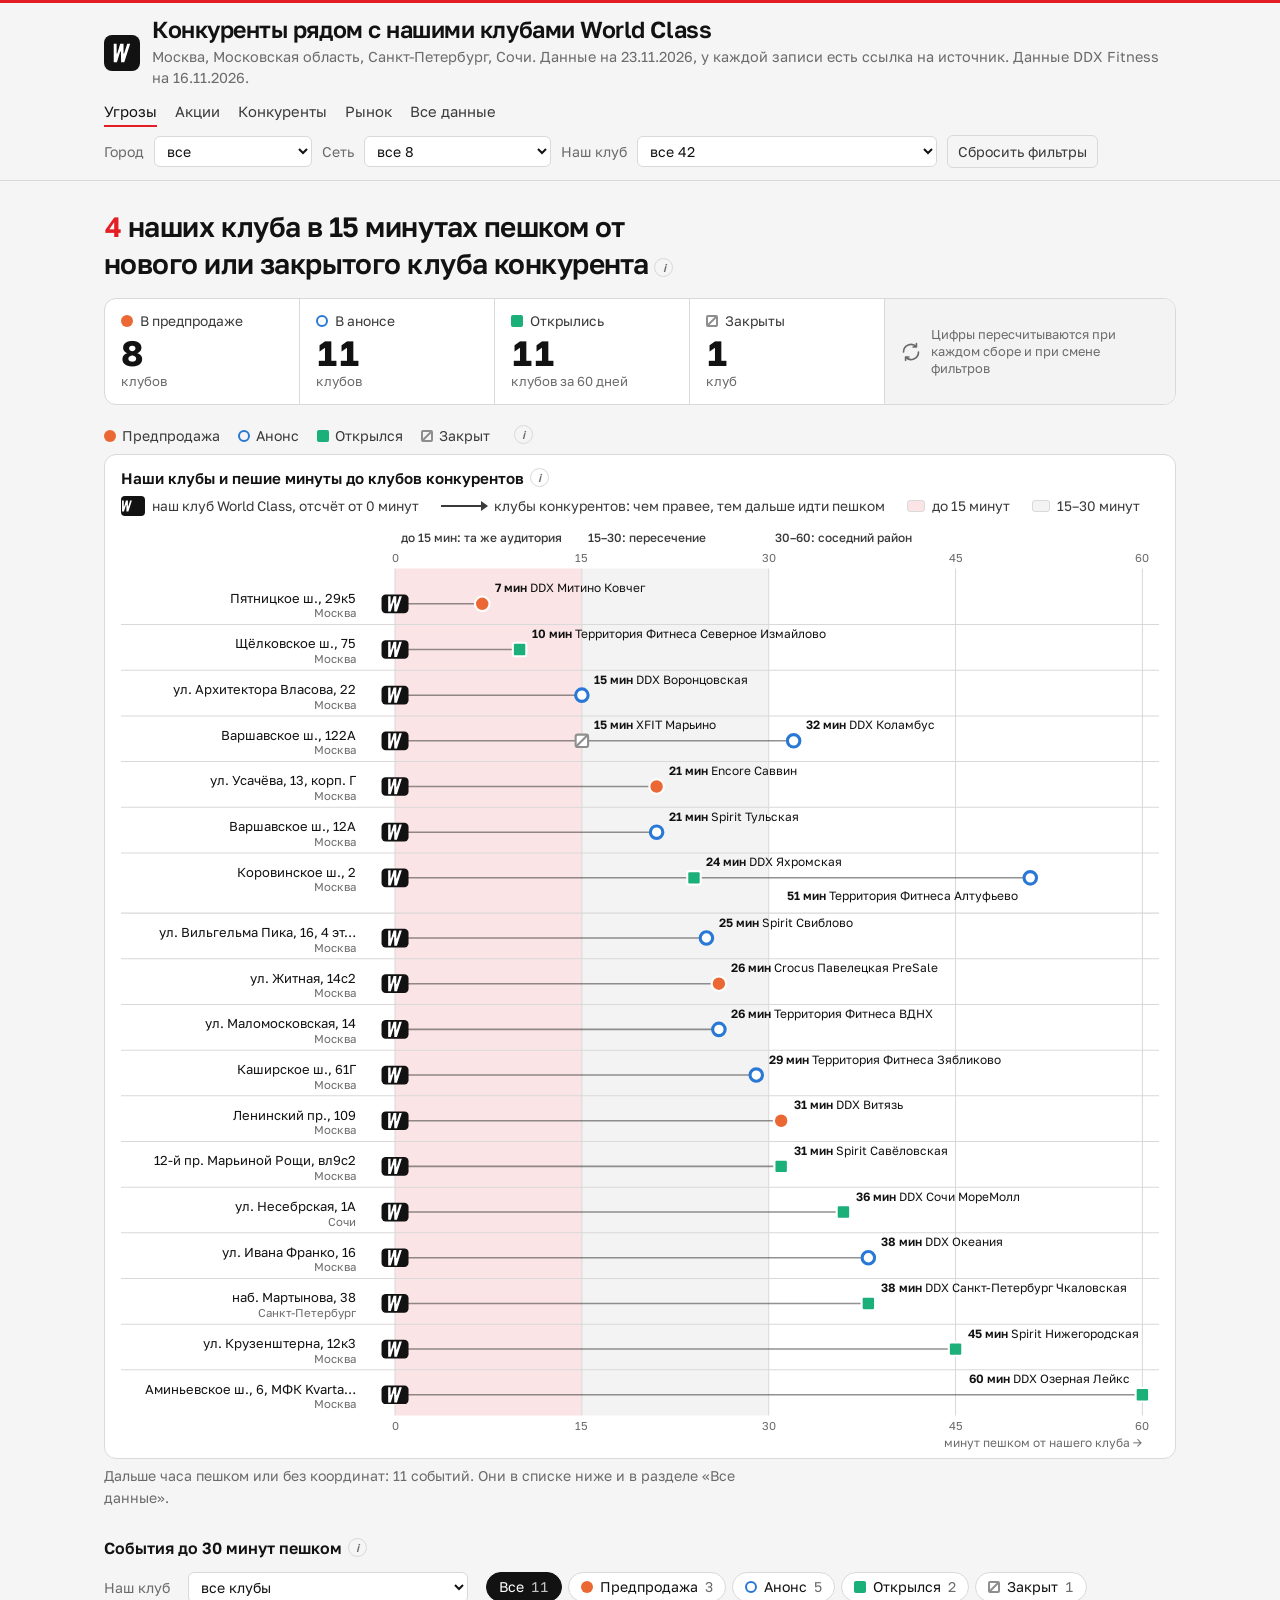
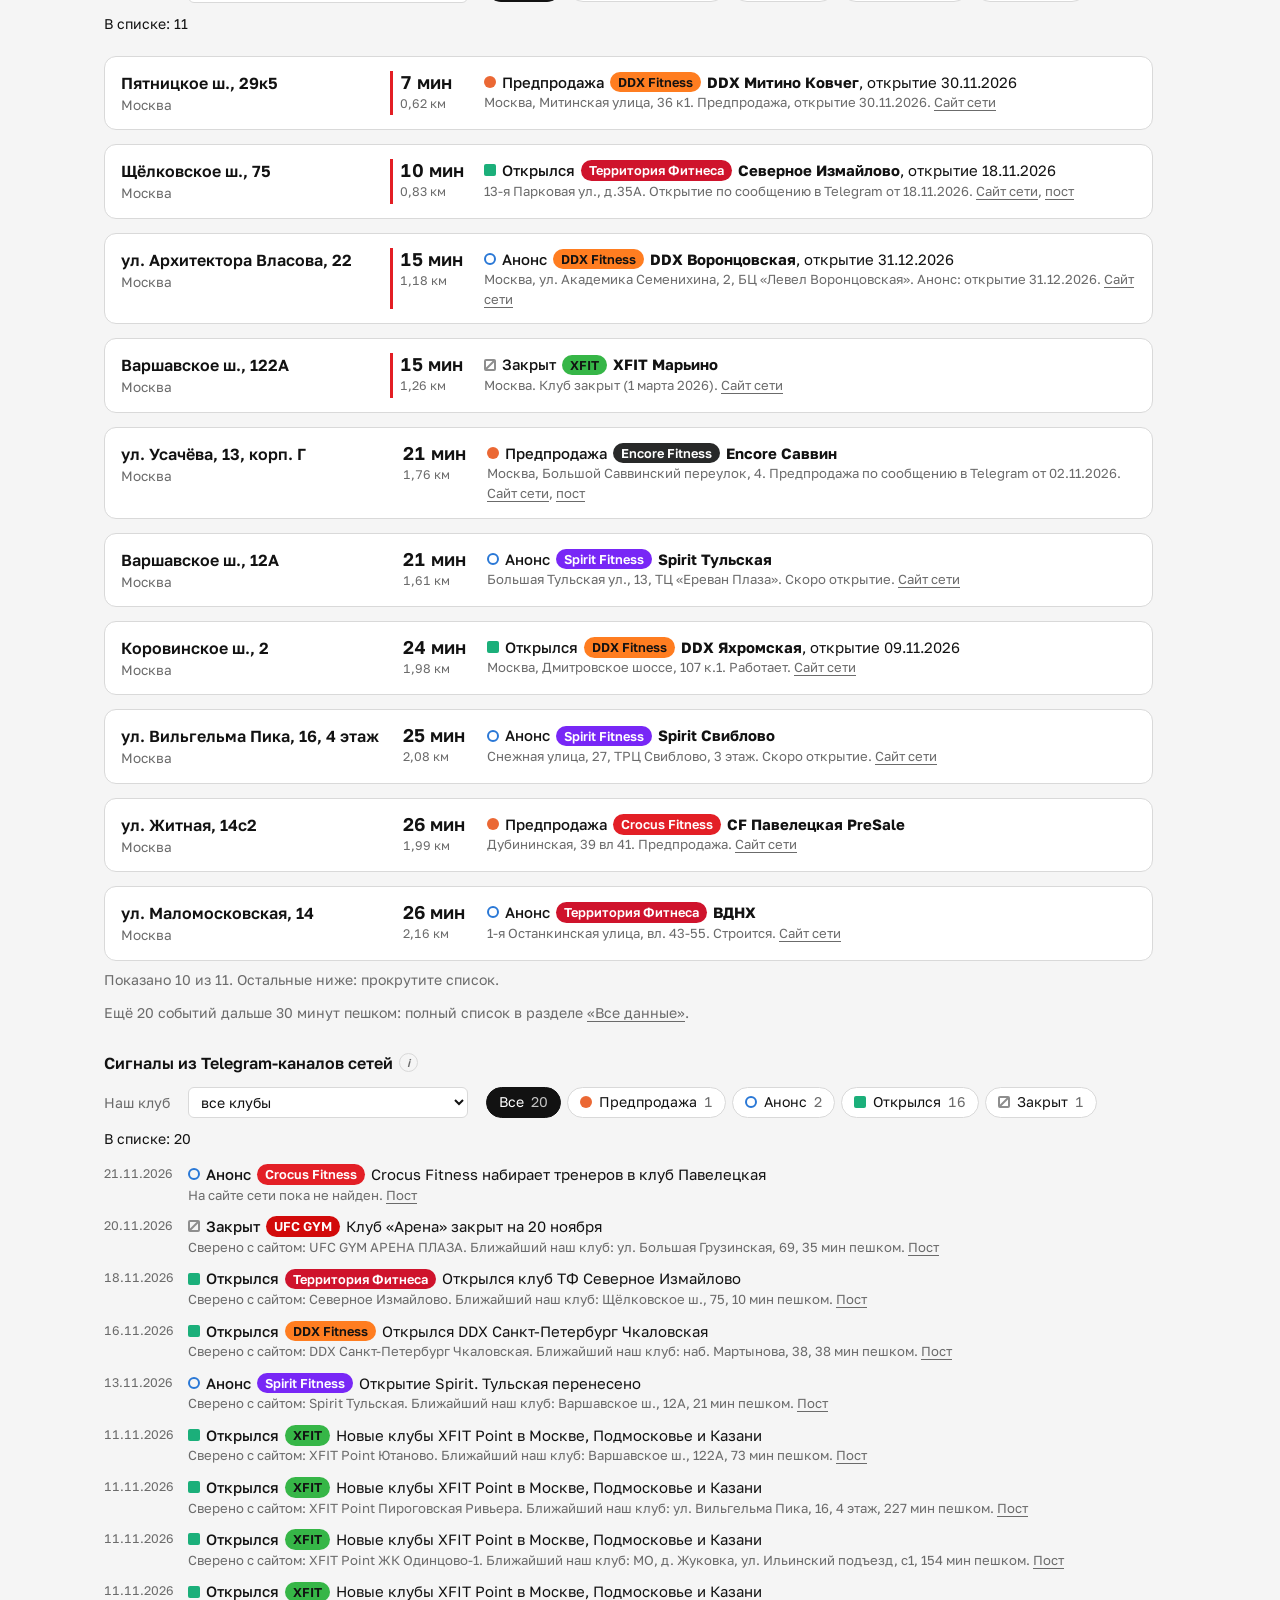
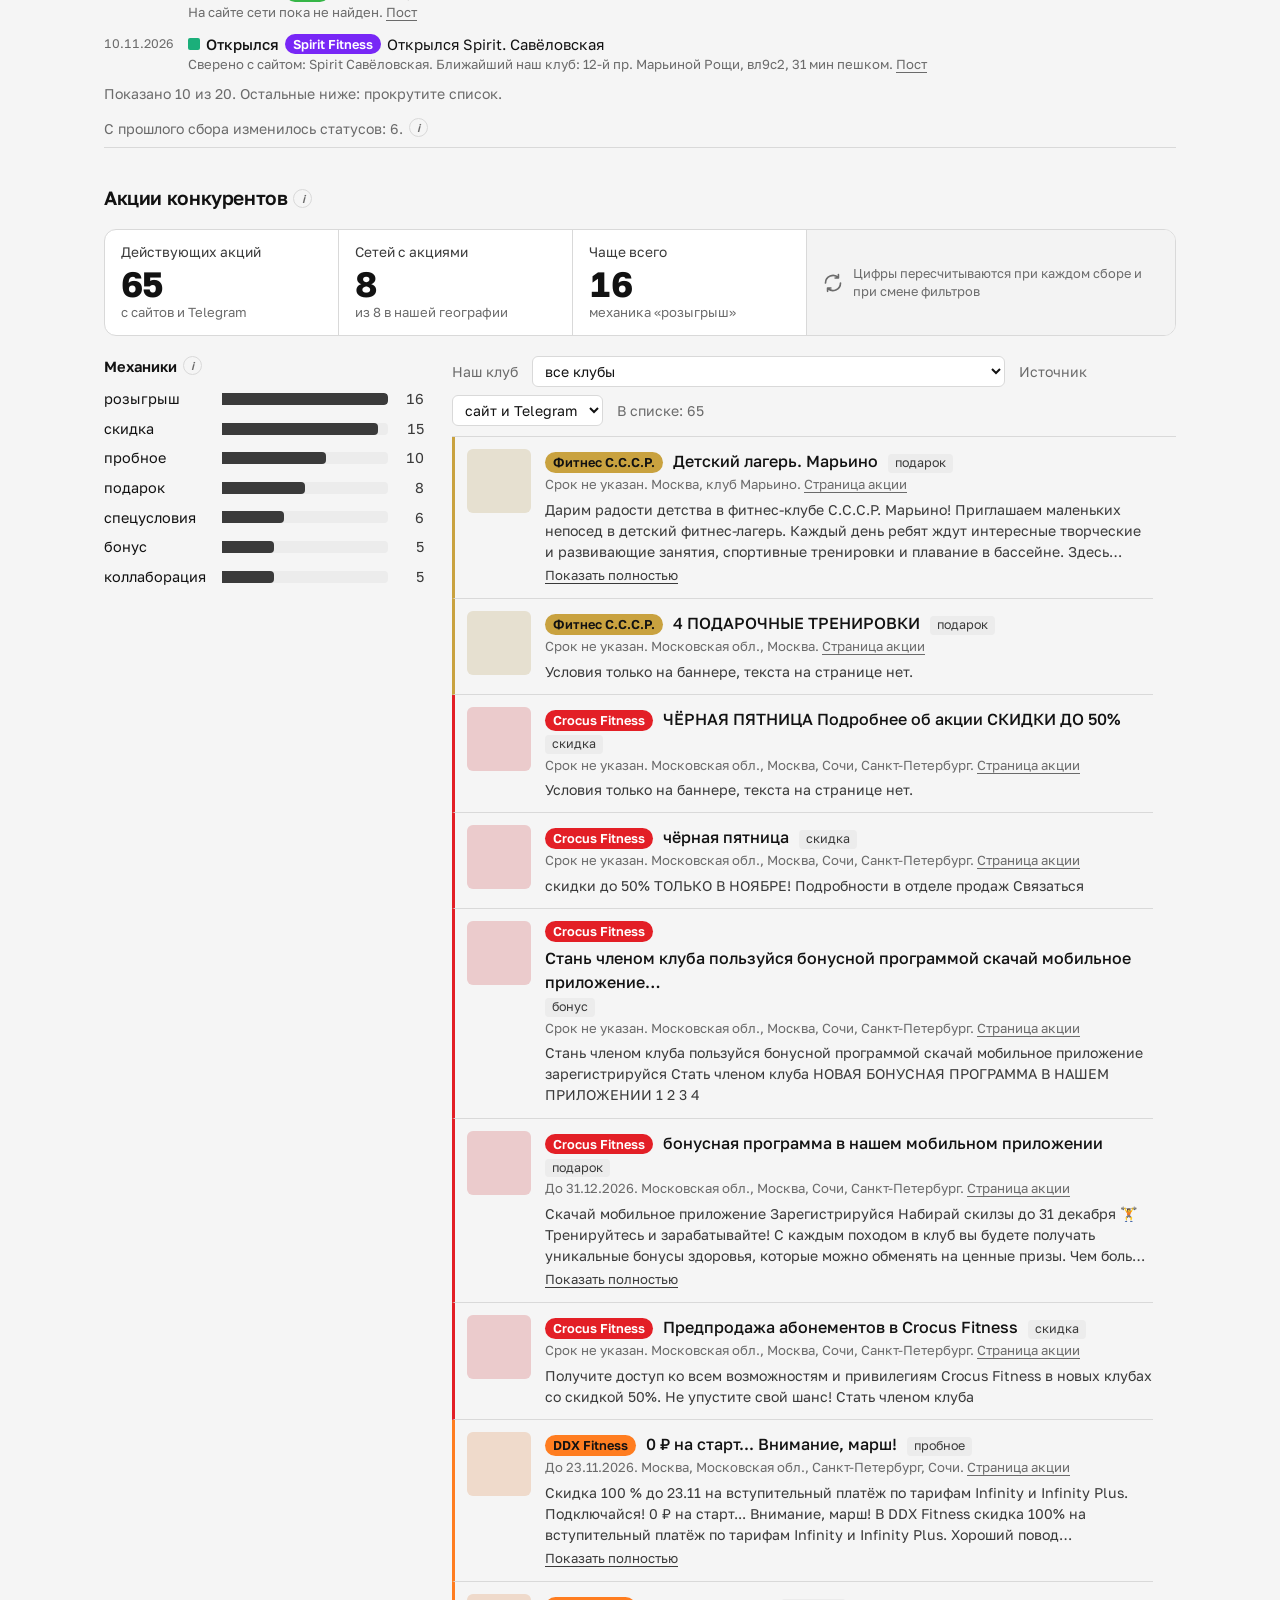
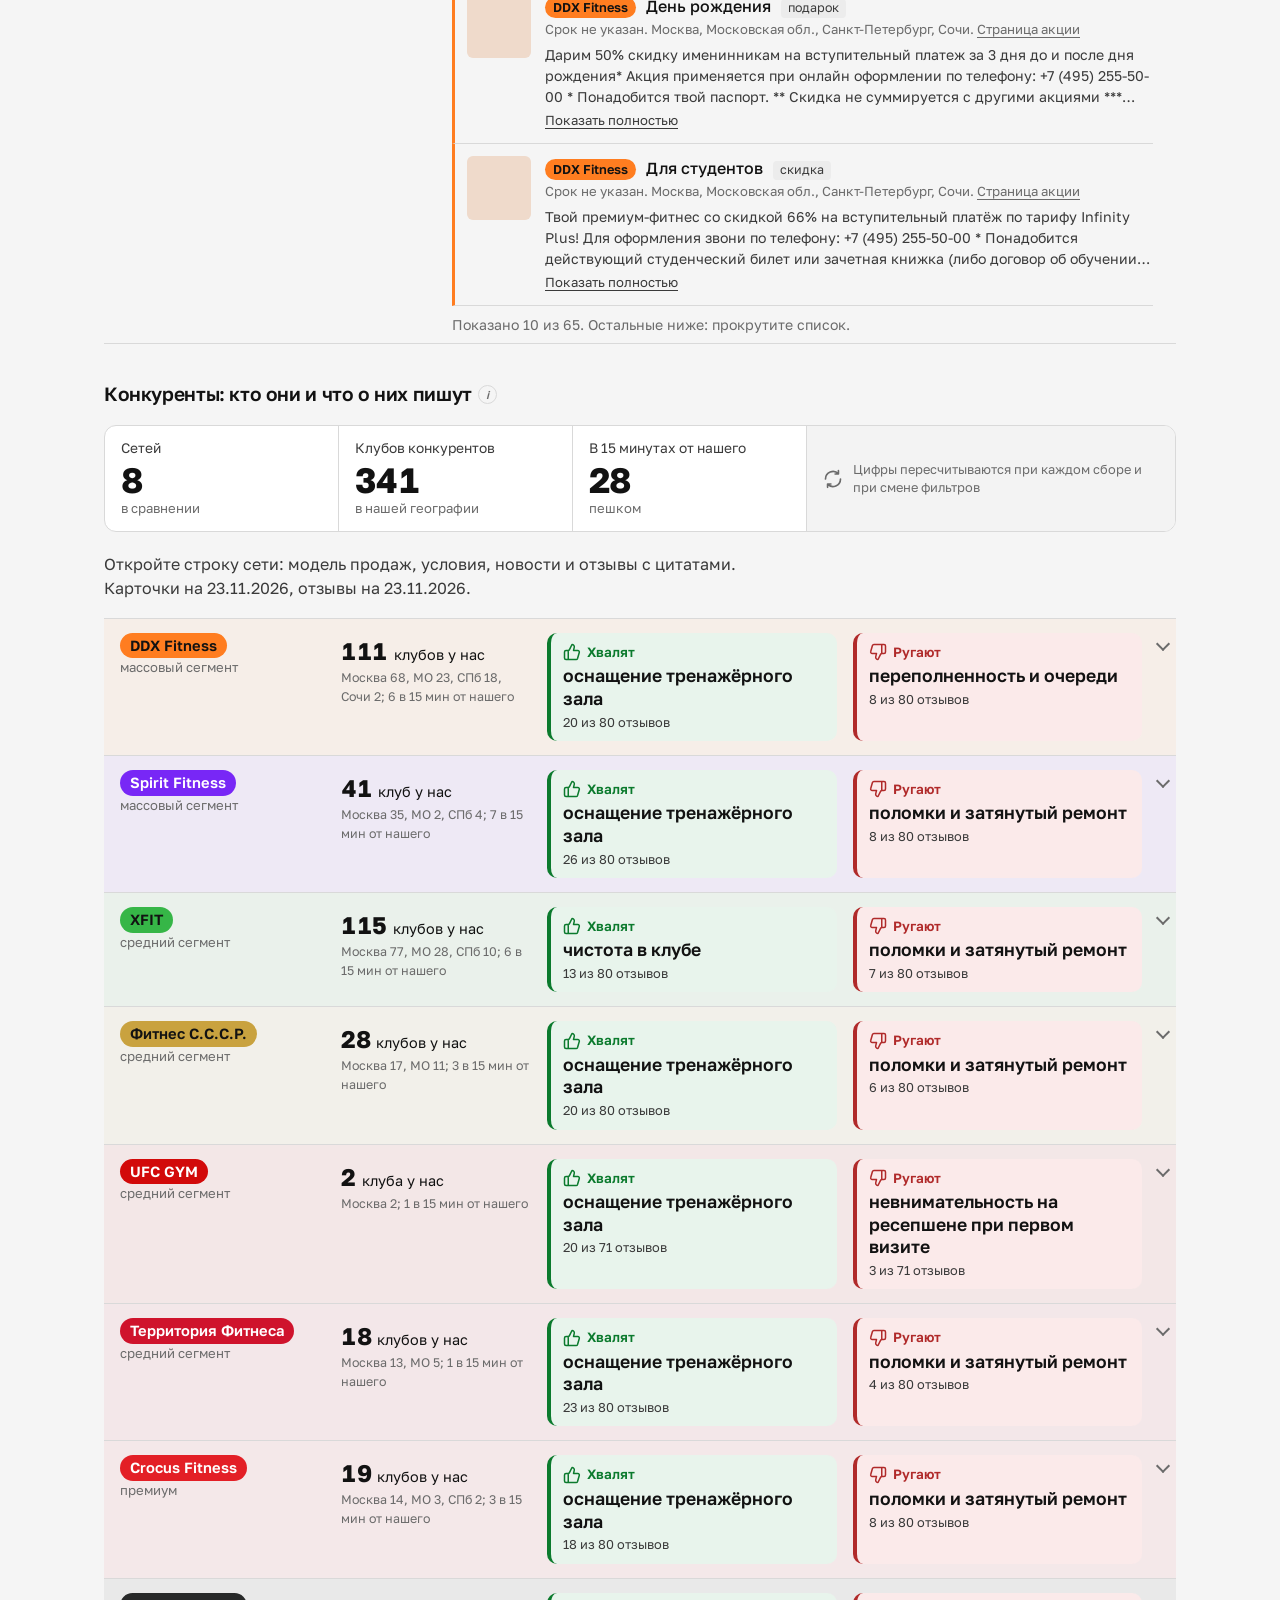
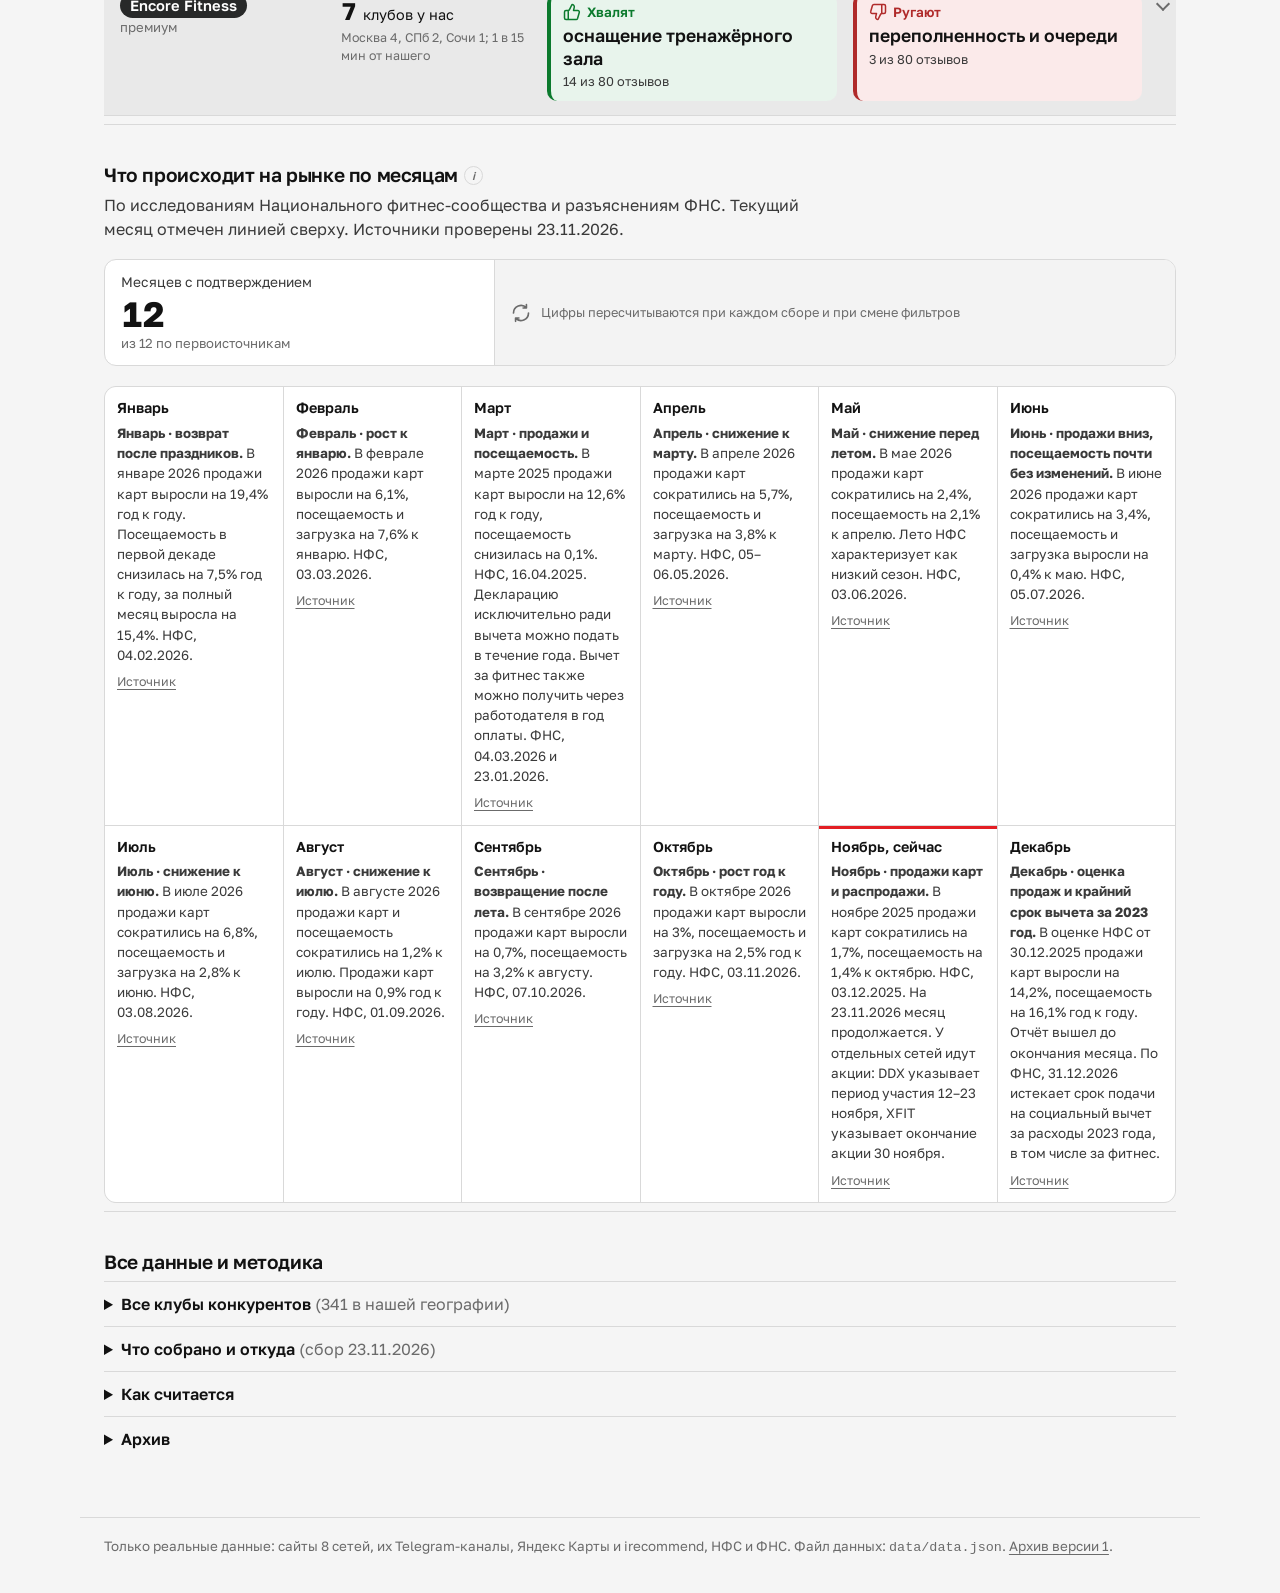
<file: index.html>
<!DOCTYPE html>
<html lang="ru">
<head>
  <meta charset="utf-8">
  <meta name="viewport" content="width=device-width, initial-scale=1">
  <meta name="robots" content="noindex, nofollow">
  <title>Конкуренты рядом с World Class</title>
  <link rel="preconnect" href="https://fonts.googleapis.com">
  <link rel="preconnect" href="https://fonts.gstatic.com" crossorigin>
  <link rel="stylesheet" href="https://fonts.googleapis.com/css2?family=Golos+Text:wght@400;500;600;700&display=swap">
  <link rel="stylesheet" href="assets/styles.css">
</head>
<body>
  <a class="skip" href="#main">К содержанию</a>

  <header class="masthead">
    <div class="masthead__row">
      <div class="masthead__title"><span class="brandmark" role="img" aria-label="World Class"><svg viewBox="0 0 42 42" aria-hidden="true"><path d="M9.71191 1.70435V21.7961H11.0508L11.1592 21.4436L17.2539 1.70435H24.2656L24.1934 21.2942L24.1924 21.7961H25.5273L25.6387 21.4504L32.0264 1.70435H38.1689L25.8115 40.2952H19.1299L18.7188 18.1086L18.71 17.6174H17.3809L17.2725 17.969L10.3389 40.2952H3.64453V1.70435H9.71191Z"/></svg></span><div>
        <h1>Конкуренты рядом с нашими клубами World Class</h1>
        <p class="masthead__sub" id="sub">Москва, Московская область, Санкт-Петербург, Сочи</p>
      </div></div>
    </div>
    <nav class="jump" aria-label="Разделы страницы">
      <a href="#threats">Угрозы</a>
      <a href="#promos">Акции</a>
      <a href="#chains">Конкуренты</a>
      <a href="#season">Рынок</a>
      <a href="#all">Все данные</a>
    </nav>
    <form class="filters" aria-label="Фильтры" onsubmit="return false">
      <label for="fCity">Город</label>
      <select id="fCity"></select>
      <label for="fChain">Сеть</label>
      <select id="fChain"></select>
      <label for="fOur">Наш клуб</label>
      <select id="fOur"></select>
      <button class="btn btn--quiet" id="fReset" type="button">Сбросить фильтры</button>
    </form>
  </header>

  <main id="main" tabindex="-1">
    <section id="threats" class="block block--hero" aria-labelledby="hThreats"></section>
    <section id="promos" class="block" aria-labelledby="hPromos"></section>
    <section id="chains" class="block" aria-labelledby="hChains"></section>
    <section id="season" class="block" aria-labelledby="hSeason"></section>
    <section id="all" class="block" aria-labelledby="hAll"></section>
  </main>

  <footer class="foot" id="foot"></footer>
  <div class="tipbox" id="tipbox" role="tooltip" hidden></div>
  <script src="assets/app.js"></script>
</body>
</html>
</file>
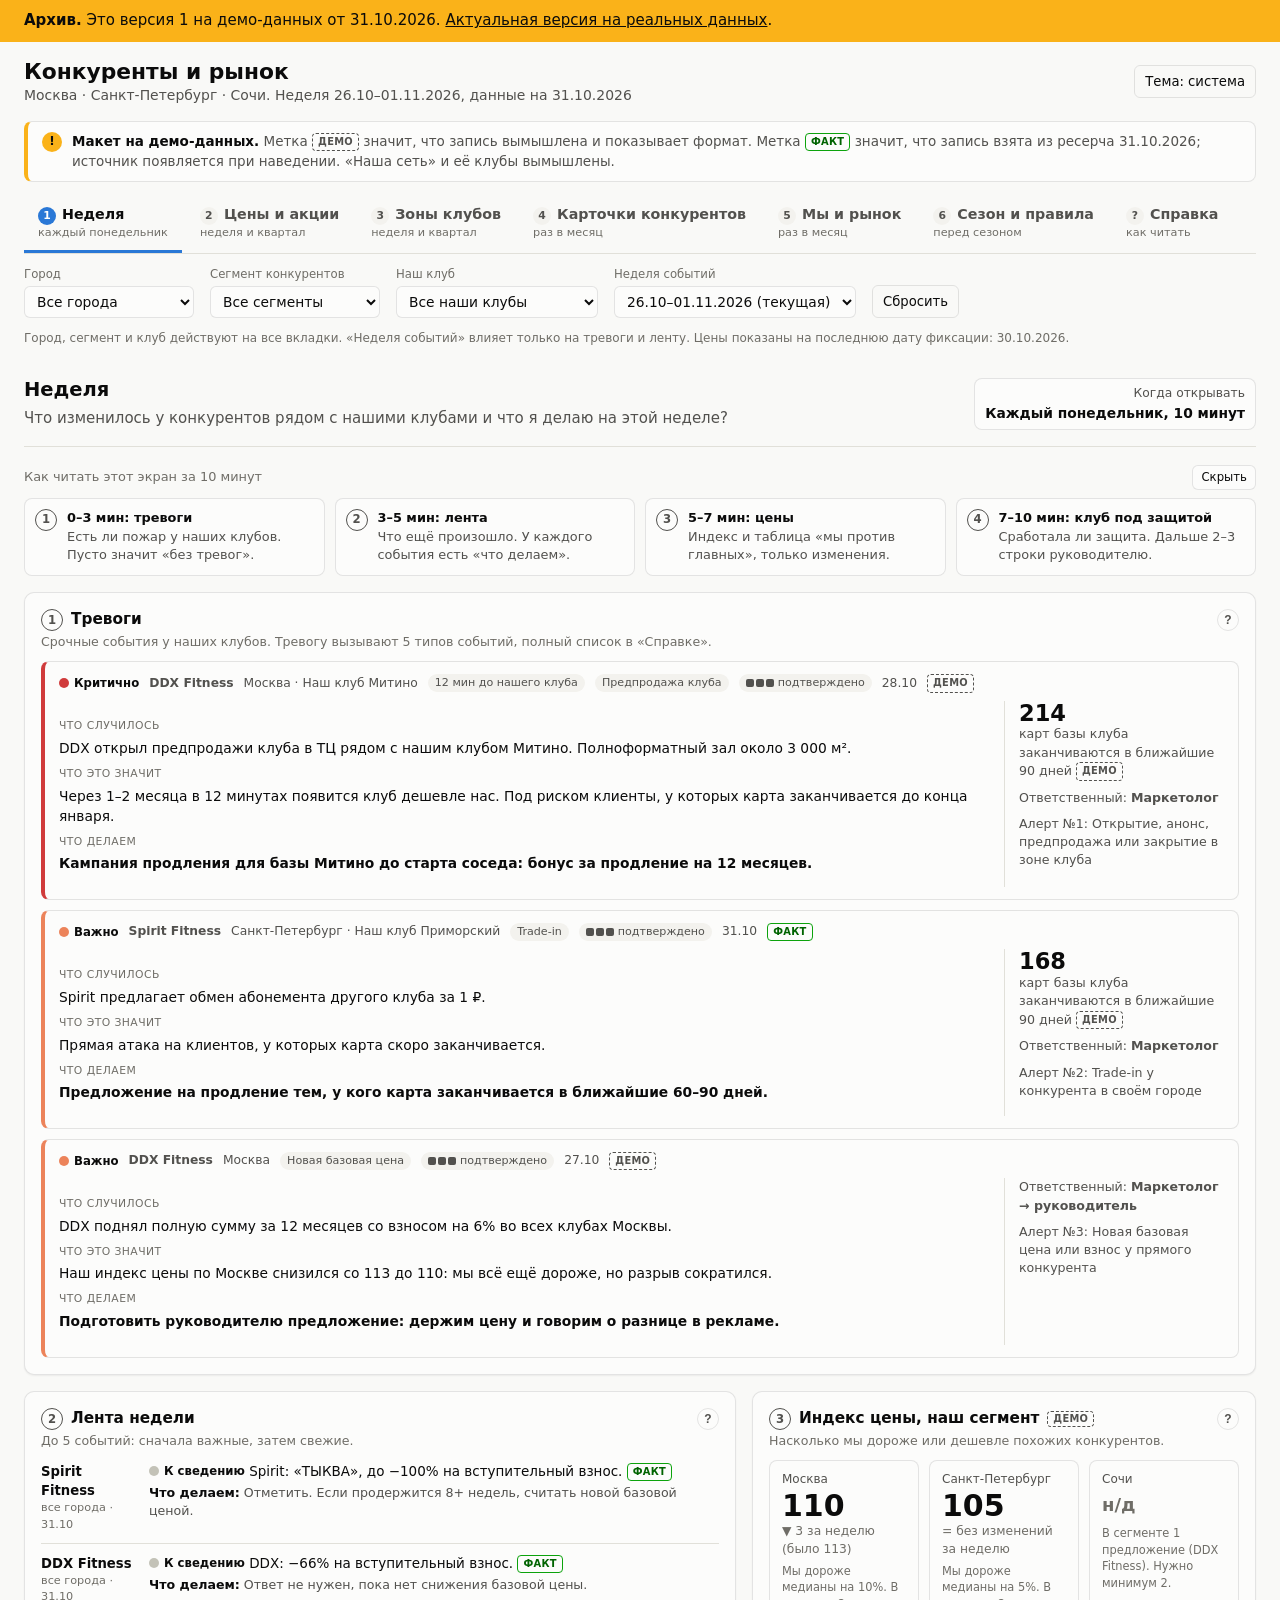
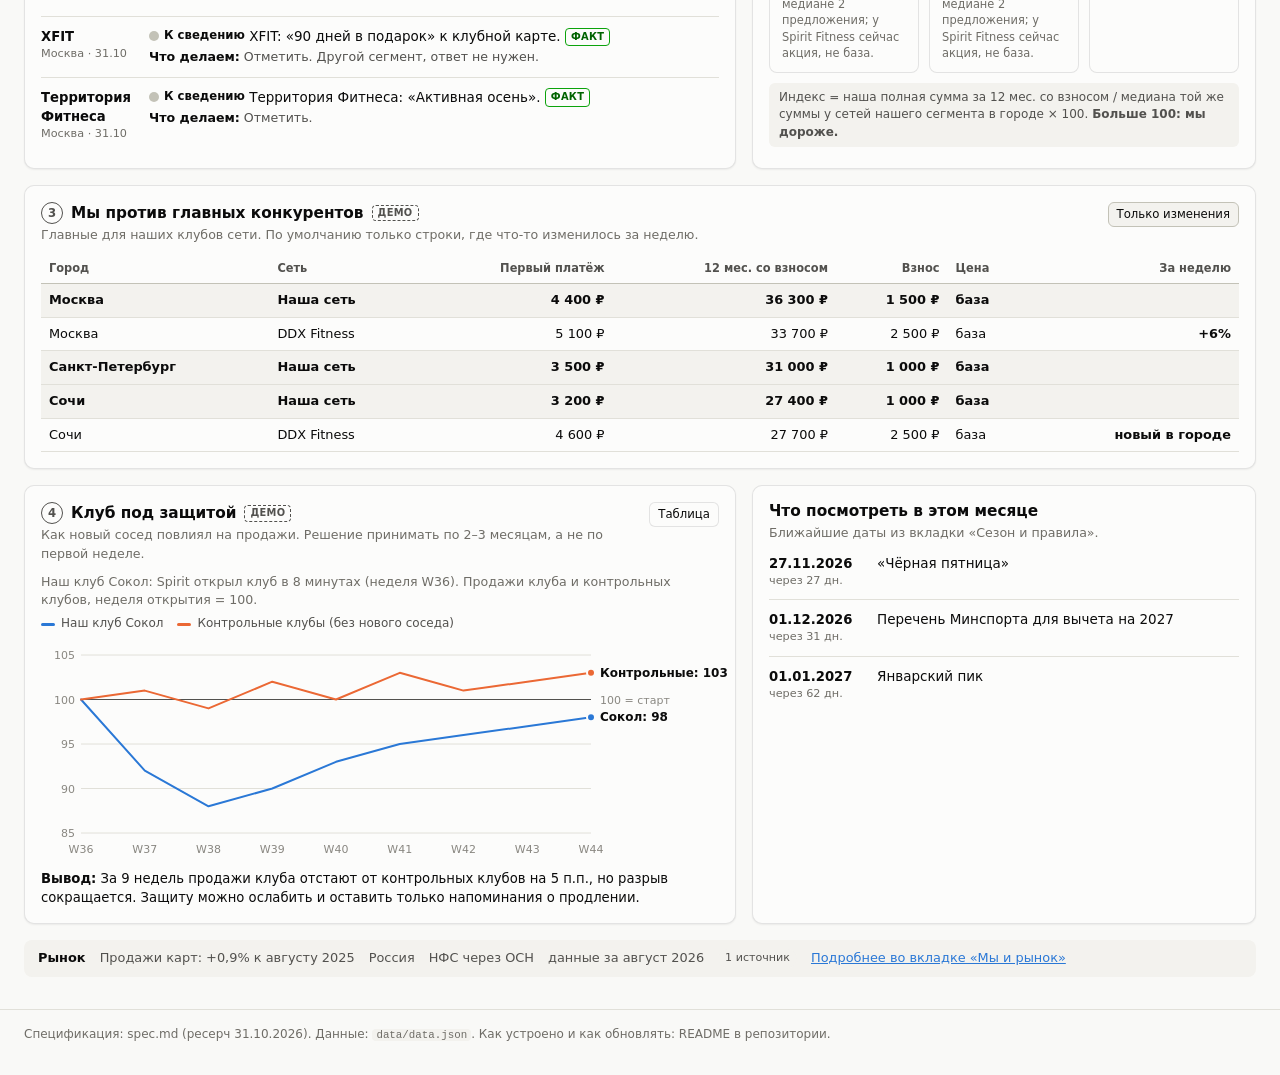
<file: v1/index.html>
<!DOCTYPE html>
<html lang="ru">
<head>
  <meta charset="utf-8">
  <meta name="viewport" content="width=device-width, initial-scale=1">
  <meta name="robots" content="noindex, nofollow">
  <title>Архив v1 (демо). Конкуренты и рынок: дашборд маркетолога фитнес-сети</title>
  <link rel="stylesheet" href="assets/styles.css">
</head>
<body>
  <a class="skip" href="#main">К содержанию</a>
  <p style="margin:0;padding:10px 24px;background:#fab219;color:#0b0b0b"><b>Архив.</b> Это версия 1 на демо-данных от 31.10.2026. <a href="../" style="color:#0b0b0b">Актуальная версия на реальных данных</a>.</p>

  <header class="top">
    <div class="top__title">
      <h1>Конкуренты и рынок</h1>
      <p class="top__sub" id="topSub">Москва · Санкт-Петербург · Сочи</p>
    </div>
    <div class="top__actions">
      <button class="btn btn--ghost" id="themeBtn" type="button" aria-label="Сменить тему">Тема: система</button>
    </div>
  </header>

  <div class="banner" role="note">
    <span class="banner__icon" aria-hidden="true">!</span>
    <p><b>Макет на демо-данных.</b> Метка <span class="badge badge--demo">ДЕМО</span> значит, что запись вымышлена и показывает формат. Метка <span class="badge badge--fact">ФАКТ</span> значит, что запись взята из ресерча 31.10.2026; источник появляется при наведении. «Наша сеть» и её клубы вымышлены.</p>
  </div>

  <nav class="tabs" aria-label="Разделы дашборда">
    <ul id="tabs"></ul>
  </nav>

  <section class="filters" aria-label="Фильтры">
    <label>Город
      <select id="fCity"></select>
    </label>
    <label>Сегмент конкурентов
      <select id="fSegment"></select>
    </label>
    <label>Наш клуб
      <select id="fClub"></select>
    </label>
    <label>Неделя событий
      <select id="fWeek"></select>
    </label>
    <button class="btn btn--ghost" id="fReset" type="button">Сбросить</button>
    <p class="filters__hint" id="filterHint"></p>
  </section>

  <main id="main" tabindex="-1"></main>

  <footer class="foot">
    <p>Спецификация: spec.md (ресерч 31.10.2026). Данные: <code>data/data.json</code>. Как устроено и как обновлять: README в репозитории.</p>
  </footer>

  <div class="tip" id="tip" role="tooltip" hidden></div>
  <script src="assets/app.js"></script>
</body>
</html>
</file>
<file: assets/styles.css>
/* Конкуренты рядом: одна страница сверху вниз. Фирменный стиль World Class (по CSS worldclass.ru):
   монохром #121212 / #f5f5f5 / серые, один акцент красный #e31e24, скругления 12px.
   Красный только в оформлении и отметках «внимание», данные в палитре dataviz (слоты 1–3), чтобы красный не путался с предпродажей. */
:root {
  color-scheme: light;
  --bg: #f5f5f5;
  --surface: #ffffff;
  --surface-2: #ececec;
  --ink: #121212;
  --ink-2: #3a3a3a;
  --muted: #6b6b6b;
  --line: #d9d9d9;
  --brand: #e31e24;
  --brand-ink: #b1191c;   /* красный для текста на светлом: контраст выше */
  --focus: #e31e24;
  --zone: #fbe4e5;        /* полоса 0–15 минут: бледный фирменный красный */
  --zone-2: #f3f3f3;
  --our: #121212; --our-ink: #ffffff;
  --s-announced: #2a78d6; --s-presale: #eb6834; --s-opened: #1baf7a; --s-closed: #8e8e8e;
  --font-body: "Golos Text", Arial, Helvetica, sans-serif;
  --font-display: "Golos Text", Arial, Helvetica, sans-serif;
}

* { box-sizing: border-box; }
html { font-size: 16px; scroll-behavior: smooth; scroll-padding-top: 150px; }
@media (prefers-reduced-motion: reduce) { html { scroll-behavior: auto; } }
body { margin: 0; background: var(--bg); color: var(--ink); font-family: var(--font-body); line-height: 1.5; }
a { color: inherit; text-decoration-color: var(--muted); text-underline-offset: 3px; }
a:hover { text-decoration-color: var(--ink); }
:focus-visible { outline: 2px solid var(--focus); outline-offset: 2px; border-radius: 3px; }
.skip { position: absolute; left: -999px; } .skip:focus { left: 12px; top: 12px; z-index: 20; background: var(--surface); padding: 6px 10px; }
h1, h2 { font-family: var(--font-display); font-weight: 600; letter-spacing: -0.02em; text-wrap: balance; }
h1 { font-size: 1.45rem; margin: 0; line-height: 1.2; }
h2 { font-size: 1.2rem; margin: 0 0 4px; }
h3 { font-size: 1rem; font-weight: 600; margin: 0; }
p { margin: 0; }
.num { font-variant-numeric: tabular-nums; }

/* шапка */
.masthead { position: sticky; top: 0; z-index: 10; background: var(--bg); border-bottom: 1px solid var(--line); box-shadow: inset 0 3px 0 var(--brand); }
.brandmark { display: inline-grid; place-items: center; width: 34px; height: 34px; border-radius: 8px; background: var(--our); color: var(--our-ink); font: 700 12px/1 Arial, Helvetica, sans-serif; letter-spacing: .02em; flex: none; }
.masthead__title { display: flex; gap: 12px; align-items: center; }
.masthead__row, .jump, .filters { max-width: 1120px; margin: 0 auto; padding-left: 24px; padding-right: 24px; }
.masthead__row { display: flex; justify-content: space-between; align-items: flex-start; gap: 16px; padding-top: 16px; }
.masthead__sub { color: var(--muted); font-size: .9rem; margin-top: 2px; }
.jump { display: flex; flex-wrap: wrap; gap: 4px 18px; padding-top: 10px; font-size: .92rem; }
.jump a { text-decoration: none; color: var(--ink-2); padding: 2px 0; border-bottom: 2px solid transparent; }
.jump a:hover, .jump a.is-on { color: var(--ink); border-bottom-color: var(--brand); }
.filters { display: flex; flex-wrap: wrap; align-items: center; gap: 6px 10px; padding-top: 8px; padding-bottom: 12px; font-size: .88rem; }
.filters label { color: var(--muted); }
select, input[type="search"] { font: inherit; color: var(--ink); background: var(--surface); border: 1px solid var(--line); border-radius: 6px; padding: 5px 8px; max-width: 100%; }
#fOur { max-width: 300px; }
.btn { font: inherit; cursor: pointer; border-radius: 6px; padding: 5px 10px; border: 1px solid var(--line); background: var(--surface); color: var(--ink); }
.btn--quiet { background: transparent; color: var(--ink-2); }
.btn--quiet:hover { color: var(--ink); border-color: var(--ink-2); }

main { max-width: 1120px; margin: 0 auto; padding: 0 24px 48px; }
.block { padding: 36px 0 8px; border-top: 1px solid var(--line); }
.block--hero { border-top: 0; padding-top: 28px; }
.lede { color: var(--ink-2); max-width: 70ch; margin-bottom: 18px; }
.headline { font-family: var(--font-display); font-weight: 600; letter-spacing: -0.02em; font-size: clamp(1.25rem, 2.6vw, 1.75rem); line-height: 1.3; max-width: 32ch; margin: 0 0 8px; text-wrap: balance; }
.headline .num { font-weight: 600; }
.note { color: var(--muted); font-size: .88rem; max-width: 75ch; }

/* легенда статусов: форма + цвет + подпись */
.legend { display: flex; flex-wrap: wrap; gap: 6px 18px; font-size: .88rem; color: var(--ink-2); margin: 14px 0 8px; }
.legend span { display: inline-flex; align-items: center; gap: 6px; }
.mark { display: inline-block; width: 12px; height: 12px; flex: none; }
.mark--presale { background: var(--s-presale); border-radius: 50%; }
.mark--announced { border: 2.5px solid var(--s-announced); border-radius: 50%; }
.mark--opened { background: var(--s-opened); border-radius: 2px; }
.mark--closed { border: 2px solid var(--s-closed); border-radius: 2px; position: relative; }
.mark--closed::after { content: ""; position: absolute; left: -2px; right: -2px; top: 3px; height: 2px; background: var(--s-closed); transform: rotate(-45deg); }

/* лестница близости */
.ladder { background: var(--surface); border: 1px solid var(--line); border-radius: 12px; padding: 12px 16px 8px; overflow-x: auto; }
.ladder svg { display: block; min-width: 640px; width: 100%; height: auto; font-family: var(--font-body); }
.ladder .axis text { fill: var(--muted); font-size: 11px; }
.ladder .row-label { fill: var(--ink); font-size: 12.5px; }
.ladder .row-label.is-sel { font-weight: 600; }
.ladder .grid { stroke: var(--line); stroke-width: 1; }
.ladder .zone { fill: var(--zone); }
.ladder .zone-label { fill: var(--ink-2); font-size: 11px; }
.ladder .rowline { stroke: var(--line); stroke-width: 1; stroke-dasharray: 2 3; }
.ladder .dot { cursor: pointer; }
.ladder .dot:focus { outline: none; }
.ladder .dot:focus-visible .hit, .ladder .dot:hover .hit { stroke: var(--ink); stroke-width: 1.5; fill: transparent; }
.ladder .dlabel { fill: var(--ink-2); font-size: 11px; }
.ladder .more { fill: var(--muted); font-size: 11px; }

/* что требует ответа */
.answer { list-style: none; margin: 22px 0 0; padding: 0; display: grid; gap: 14px; }
.club { background: var(--surface); border: 1px solid var(--line); border-radius: 12px; padding: 14px 16px; display: grid; grid-template-columns: minmax(180px, 260px) 1fr; gap: 6px 22px; }
.club__name { font-weight: 600; }
.club__city { color: var(--muted); font-size: .85rem; }
.threats { list-style: none; margin: 0; padding: 0; display: grid; gap: 10px; }
.threat { display: grid; grid-template-columns: 74px 1fr; gap: 10px; align-items: start; }
.threat__dist { font-variant-numeric: tabular-nums; line-height: 1.2; }
.threat__dist b { font-family: var(--font-display); font-weight: 600; font-size: 1.15rem; display: block; }
.threat__dist small { color: var(--muted); font-size: .78rem; }
.threat__what { font-size: .93rem; }
.threat__what .meta { color: var(--muted); font-size: .82rem; }
.state { display: inline-flex; align-items: center; gap: 6px; font-weight: 500; }
.near { box-shadow: inset 3px 0 0 var(--brand); padding-left: 10px; margin-left: -13px; }

/* акции */
.split { display: grid; grid-template-columns: minmax(240px, 320px) 1fr; gap: 28px; align-items: start; }
.bars { list-style: none; margin: 0; padding: 0; display: grid; gap: 8px; }
.bars button { all: unset; cursor: pointer; display: grid; grid-template-columns: 110px 1fr 28px; gap: 8px; align-items: center; width: 100%; font-size: .9rem; border-radius: 4px; }
.bars button:focus-visible { outline: 2px solid var(--focus); outline-offset: 2px; }
.bars .track { height: 12px; background: var(--surface-2); border-radius: 0 4px 4px 0; overflow: hidden; }
.bars .fill { height: 100%; background: var(--ink-2); border-radius: 0 4px 4px 0; }
.bars button[aria-pressed="true"] .fill { background: var(--ink); }
.bars button[aria-pressed="true"] { font-weight: 600; }
.bars .n { text-align: right; font-variant-numeric: tabular-nums; color: var(--ink-2); }
.promo-tools { display: flex; flex-wrap: wrap; gap: 8px 14px; align-items: center; font-size: .88rem; color: var(--muted); margin-bottom: 10px; }
.promos { list-style: none; margin: 0; padding: 0; border-top: 1px solid var(--line); }
.promo { display: grid; grid-template-columns: 64px 1fr; gap: 14px; padding: 12px 0; border-bottom: 1px solid var(--line); }
.promo__img { width: 64px; height: 64px; border-radius: 6px; object-fit: cover; background: var(--surface-2); }
.promo__noimg { width: 64px; height: 64px; border-radius: 6px; background: var(--surface-2); }
.promo__head { display: flex; flex-wrap: wrap; gap: 4px 10px; align-items: baseline; }
.promo__chain { font-weight: 600; }
.promo__title { font-weight: 500; }
.promo__meta { color: var(--muted); font-size: .82rem; margin-top: 2px; }
.promo__text { color: var(--ink-2); font-size: .88rem; margin-top: 4px; max-width: 80ch; display: -webkit-box; -webkit-line-clamp: 3; -webkit-box-orient: vertical; overflow: hidden; }
.promo.is-open .promo__text { -webkit-line-clamp: unset; }
.linkbtn { all: unset; cursor: pointer; color: var(--ink-2); font-size: .82rem; text-decoration: underline; text-underline-offset: 3px; }
.linkbtn:focus-visible { outline: 2px solid var(--focus); }
.chip { display: inline-block; font-size: .78rem; padding: 0 7px; border-radius: 4px; background: var(--surface-2); color: var(--ink-2); }

/* конкуренты */
.chains { list-style: none; margin: 0; padding: 0; border-top: 1px solid var(--line); }
.chain { border-bottom: 1px solid var(--line); }
.chain > details > summary { list-style: none; cursor: pointer; display: grid; grid-template-columns: 170px 150px 1fr 1fr 18px; gap: 16px; padding: 14px 0; align-items: start; }
.chain > details > summary::-webkit-details-marker { display: none; }
.chain__name { font-weight: 600; }
.chain__sub { color: var(--muted); font-size: .82rem; }
.chain__col small { display: block; color: var(--muted); font-size: .78rem; }
.chain__col { font-size: .9rem; }
.chev { width: 10px; height: 10px; border-right: 2px solid var(--muted); border-bottom: 2px solid var(--muted); transform: rotate(45deg); margin-top: 6px; transition: transform .15s; }
details[open] .chev { transform: rotate(225deg); margin-top: 10px; }
@media (prefers-reduced-motion: reduce) { .chev { transition: none; } }
.chain__body { padding: 0 0 18px; display: grid; grid-template-columns: 1fr 1fr; gap: 22px; }
.kv { display: grid; grid-template-columns: 130px 1fr; gap: 6px 14px; font-size: .88rem; margin: 0; }
.kv dt { color: var(--muted); } .kv dd { margin: 0; color: var(--ink-2); }
.rev h3 { font-size: .92rem; margin: 0 0 6px; }
.rev ul { margin: 0 0 14px; padding-left: 18px; font-size: .88rem; }
.rev li { margin-bottom: 6px; }
.q { display: block; color: var(--muted); font-size: .82rem; margin-top: 2px; }
.cite { color: var(--muted); font-size: .8rem; }

/* сезон */
.months { display: grid; grid-template-columns: repeat(6, 1fr); gap: 1px; background: var(--line); border: 1px solid var(--line); border-radius: 12px; overflow: hidden; }
.month { background: var(--surface); padding: 10px 12px 12px; font-size: .84rem; min-height: 120px; }
.month h3 { font-size: .9rem; margin-bottom: 4px; }
.month p { color: var(--ink-2); }
.month--now { box-shadow: inset 0 3px 0 var(--brand); }
.month--none p { color: var(--muted); }
.month a { color: var(--muted); font-size: .78rem; }

/* все данные */
.all details { border-top: 1px solid var(--line); padding: 10px 0; }
.all summary { cursor: pointer; font-weight: 600; }
.all summary span { color: var(--muted); font-weight: 400; }
.tbl { overflow-x: auto; margin-top: 10px; }
table { border-collapse: collapse; width: 100%; font-size: .86rem; }
th, td { text-align: left; padding: 7px 10px 7px 0; border-bottom: 1px solid var(--line); vertical-align: top; }
th { color: var(--muted); font-weight: 500; }
td.r, th.r { text-align: right; font-variant-numeric: tabular-nums; white-space: nowrap; }
.method { color: var(--ink-2); font-size: .9rem; max-width: 80ch; padding-left: 18px; }
.method li { margin-bottom: 6px; }

.empty { color: var(--muted); padding: 14px 16px; border: 1px dashed var(--line); border-radius: 12px; }
.foot { max-width: 1120px; margin: 0 auto; padding: 18px 24px 36px; color: var(--muted); font-size: .84rem; border-top: 1px solid var(--line); }

/* подсказки */
.info { all: unset; display: inline-grid; place-items: center; width: 17px; height: 17px; margin-left: 6px; border-radius: 50%; border: 1px solid var(--line); color: var(--muted); font: italic 600 11px/1 var(--font-body); cursor: help; vertical-align: 2px; position: relative; }
.info::after { content: ""; position: absolute; inset: -8px; }
.info:hover, .info[aria-describedby] { background: var(--ink); color: var(--surface); border-color: var(--ink); }
.info:focus-visible { outline: 2px solid var(--focus); outline-offset: 2px; }
.tipbox { position: fixed; z-index: 30; max-width: 380px; background: var(--surface); color: var(--ink); border: 1px solid var(--line); border-radius: 8px; padding: 10px 12px; font-size: .85rem; line-height: 1.45; box-shadow: 0 8px 28px rgba(10, 20, 30, .18); }
.tipbox p { margin: 0 0 6px; } .tipbox p:last-child { margin: 0; }
.tipbox b { font-weight: 600; }

@media (max-width: 820px) {
  .club, .split, .chain__body { grid-template-columns: 1fr; }
  .chain > details > summary { grid-template-columns: 1fr 18px; }
  .chain > details > summary .chain__col { grid-column: 1; }
  .chain > details > summary .chev { grid-row: 1; grid-column: 2; }
  .months { grid-template-columns: repeat(2, 1fr); }
}
@media (max-width: 520px) {
  .masthead__row, .jump, .filters, main, .foot { padding-left: 16px; padding-right: 16px; }
  .masthead { position: static; }
  html { scroll-padding-top: 0; }
  .threat { grid-template-columns: 62px 1fr; }
  .kv { grid-template-columns: 1fr; }
  .bars button { grid-template-columns: 96px 1fr 26px; }
}
.promo--noimg { grid-template-columns: 1fr; }
.bars .track, .bars .fill { display: block; }

/* лестница близости, v2: значок нашего клуба, линейка, подписи всех точек */
.howto { display: flex; flex-wrap: wrap; gap: 6px 22px; align-items: center; font-size: .86rem; color: var(--ink-2); margin: 2px 0 10px; }
.howto span { display: inline-flex; align-items: center; gap: 7px; }
.wc { display: inline-grid; place-items: center; width: 22px; height: 18px; border-radius: 4px; background: var(--our); color: var(--our-ink); font: 700 9px/1 Arial, Helvetica, sans-serif; }
.howto .arrow { width: 46px; height: 2px; background: var(--ink-2); position: relative; }
.howto .arrow::after { content: ""; position: absolute; right: -1px; top: -4px; border: 5px solid transparent; border-left: 7px solid var(--ink-2); border-right: 0; }
.howto .swatch { width: 18px; height: 12px; border-radius: 3px; background: var(--zone); border: 1px solid var(--line); }
.howto .swatch--2 { background: var(--zone-2); }
.ladder .zone2 { fill: var(--zone-2); }
.ladder .band-label { fill: var(--ink-2); font-size: 11.5px; font-weight: 500; }
.ladder .tick { fill: var(--muted); font-size: 11px; }
.ladder .axis-title { fill: var(--muted); font-size: 11.5px; }
.ladder .ruler { stroke: var(--ink-2); stroke-width: 1.5; opacity: .55; }
.ladder .our-box { fill: var(--our); }
.ladder .our-txt { fill: var(--our-ink); font: 700 9px Arial, Helvetica, sans-serif; }
.ladder .row-sub { fill: var(--muted); font-size: 11px; }
.ladder .dlabel { fill: var(--ink); font-size: 11.5px; }
.ladder .dlabel .m { font-weight: 600; }
.ladder .rowsep { stroke: var(--line); stroke-width: 1; }

/* цвета сетей-конкурентов: только в блоках про одну сеть; название всегда текстом на плашке */
.cb { display: inline-block; padding: 1px 8px; border-radius: 999px; background: var(--c); color: var(--ct); font-weight: 600; font-size: .8rem; line-height: 1.45; white-space: nowrap; vertical-align: 1px; }
.promo { border-left: 3px solid var(--c, transparent); padding-left: 12px; }
.threat__what .cb { margin: 0 2px; }
.chain { box-shadow: inset 4px 0 0 var(--c); }
.chain > details > summary { padding-left: 16px; background: color-mix(in srgb, var(--c) 6%, var(--bg)); }
.chain > details[open] > summary { background: color-mix(in srgb, var(--c) 10%, var(--bg)); }
.chain__body { padding-left: 16px; padding-right: 8px; }
.chain__name .cb { font-size: .92rem; padding: 2px 10px; }

/* единая полоса «живых» цифр */
:root { --good: #0b7a2d; --good-bg: #e8f4ec; --bad: #b02a2a; --bad-bg: #fbeaea; }
.hl { color: var(--brand); font-weight: 700; }
.kpis { display: flex; flex-wrap: wrap; background: var(--surface); border: 1px solid var(--line); border-radius: 12px; margin: 16px 0 20px; overflow: hidden; }
.kpi { padding: 12px 22px 12px 16px; border-right: 1px solid var(--line); flex: 1 1 150px; min-width: 140px; }
.kpi:last-child { border-right: 0; }
.kpi__l { display: flex; align-items: center; gap: 7px; font-size: .86rem; color: var(--ink-2); }
.kpi__n { font-weight: 700; font-size: 2.2rem; line-height: 1.1; letter-spacing: -0.02em; font-variant-numeric: tabular-nums; margin-top: 2px; }
.kpi__s { font-size: .82rem; color: var(--muted); }
.kpi--live { flex: 2 1 200px; display: flex; align-items: center; gap: 10px; background: var(--zone-2); color: var(--muted); font-size: .8rem; line-height: 1.35; }
.ico { width: 18px; height: 18px; flex: none; fill: none; stroke: currentColor; stroke-width: 2; stroke-linecap: round; stroke-linejoin: round; }
.ico--down { transform: rotate(180deg); }
.kpi--live .ico { width: 20px; height: 20px; }

/* блоки «хвалят / ругают»: ответ главное, подпись вторична */
.chain > details > summary { grid-template-columns: 205px 190px 1fr 1fr 18px; align-items: stretch; }
.chain__col .big { font-weight: 700; font-size: 1.5rem; letter-spacing: -0.02em; margin-right: 2px; }
.say { border-radius: 10px; padding: 9px 12px; border-left: 4px solid var(--sc); background: var(--sb); }
.say--good { --sc: var(--good); --sb: var(--good-bg); --st: var(--good); }
.say--bad { --sc: var(--bad); --sb: var(--bad-bg); --st: var(--bad); }
.say__h { display: flex; align-items: center; gap: 6px; font-size: .84rem; font-weight: 600; color: var(--st); }
.say__t { font-size: 1.1rem; font-weight: 600; line-height: 1.3; margin-top: 3px; color: var(--ink); }
.say__t--none { font-weight: 400; color: var(--muted); font-size: .95rem; }
.say__c { font-size: .8rem; color: var(--ink-2); margin-top: 2px; }
.rv { display: flex; align-items: center; gap: 8px; font-size: 1rem; margin: 14px 0 8px; padding: 6px 10px; border-radius: 8px; background: var(--sb); color: var(--st); }
.rv--good { --sb: var(--good-bg); --st: var(--good); }
.rv--bad { --sb: var(--bad-bg); --st: var(--bad); }
.rev li b { font-size: .98rem; }
.kv dd { color: var(--ink); }
@media (max-width: 820px) { .chain > details > summary { grid-template-columns: 1fr 18px; } .chain > details > summary .say { grid-column: 1; } }

.chain__name .cb { white-space: normal; }

/* знак World Class (контур с worldclass.ru) вместо букв WC */
.brandmark svg { width: 20px; height: 20px; fill: var(--our-ink); }
.brandmark { width: 36px; height: 36px; }
.wc { width: 24px; height: 20px; }
.wc .wcg { width: 12px; height: 12px; fill: var(--our-ink); }
.ladder .our-glyph path { fill: var(--our-ink); }
.ladder .wc .wcg { min-width: 0; width: 12px; height: 12px; }
.ladder svg.our-glyph { min-width: 0; width: 16px; height: 16px; }

/* фильтры лент и прокрутка после 10 строк */
.tools { display: flex; flex-wrap: wrap; align-items: center; gap: 10px 18px; margin: 12px 0 14px; font-size: .88rem; }
.tools label { color: var(--muted); }
.tools select { max-width: 280px; }
.chips { display: flex; flex-wrap: wrap; gap: 6px; }
.chipbtn { all: unset; box-sizing: border-box; cursor: pointer; display: inline-flex; align-items: center; gap: 7px; padding: 5px 12px; border: 1px solid var(--line); border-radius: 999px; background: var(--surface); font-size: .88rem; line-height: 1.3; }
.chipbtn:hover { border-color: var(--ink-2); }
.chipbtn:focus-visible { outline: 2px solid var(--focus); outline-offset: 2px; }
.chipbtn[aria-pressed="true"] { background: var(--ink); color: var(--surface); border-color: var(--ink); }
.chipbtn .cn { color: var(--muted); font-variant-numeric: tabular-nums; }
.chipbtn[aria-pressed="true"] .cn { color: var(--surface); opacity: .75; }
.feed { position: relative; }
.feed--scroll { overflow-y: auto; overscroll-behavior: contain; scrollbar-gutter: stable; padding-right: 8px; }
.feed--scroll:focus-visible { outline: 2px solid var(--focus); outline-offset: 4px; border-radius: 8px; }
.feed-cap { margin-top: 8px; }

.split > div { min-width: 0; }
.promo-tools select { max-width: 100%; min-width: 0; }
.tools select { max-width: min(280px, 100%); }

.promo--noimg { grid-template-columns: 64px 1fr; }
.promo__noimg { background: color-mix(in srgb, var(--c, #999) 16%, var(--surface-2)); }
</file>
<file: v1/assets/styles.css>
/* Цвета: проверенная палитра dataviz (слоты 1-3 проходят проверку на дальтонизм в обеих темах). */
:root {
  color-scheme: light;
  --page: #f9f9f7;
  --surface: #fcfcfb;
  --surface-2: #f3f2ee;
  --ink: #0b0b0b;
  --ink-2: #52514e;
  --muted: #6f6d67;
  --axis-text: #898781;
  --grid: #e1e0d9;
  --axis: #c3c2b7;
  --border: rgba(11, 11, 11, 0.10);
  --s1: #2a78d6;
  --s2: #eb6834;
  --s3: #1baf7a;
  --other: #b3b1a8;
  --good: #0ca30c;
  --warning: #fab219;
  --serious: #ec835a;
  --critical: #d03b3b;
  --good-text: #006300;
  --bad-text: #b02a2a;
  --focus: #2a78d6;
  --shadow: 0 1px 2px rgba(11, 11, 11, 0.06);
}
@media (prefers-color-scheme: dark) {
  :root:where(:not([data-theme="light"])) {
    color-scheme: dark;
    --page: #0d0d0d;
    --surface: #1a1a19;
    --surface-2: #232321;
    --ink: #f0efec;
    --ink-2: #c3c2b7;
    --muted: #a3a29b;
    --axis-text: #898781;
    --grid: #2c2c2a;
    --axis: #383835;
    --border: rgba(255, 255, 255, 0.10);
    --s1: #3987e5;
    --s2: #d95926;
    --s3: #199e70;
    --other: #5c5b56;
    --good-text: #0ca30c;
    --bad-text: #e66767;
    --focus: #3987e5;
    --shadow: none;
  }
}
:root[data-theme="dark"] {
  color-scheme: dark;
  --page: #0d0d0d;
  --surface: #1a1a19;
  --surface-2: #232321;
  --ink: #f0efec;
  --ink-2: #c3c2b7;
  --muted: #a3a29b;
  --axis-text: #898781;
  --grid: #2c2c2a;
  --axis: #383835;
  --border: rgba(255, 255, 255, 0.10);
  --s1: #3987e5;
  --s2: #d95926;
  --s3: #199e70;
  --other: #5c5b56;
  --good-text: #0ca30c;
  --bad-text: #e66767;
  --focus: #3987e5;
  --shadow: none;
}

* { box-sizing: border-box; }
html { font-size: 15px; }
body {
  margin: 0;
  font-family: system-ui, -apple-system, "Segoe UI", Roboto, sans-serif;
  background: var(--page);
  color: var(--ink);
  line-height: 1.45;
}
a { color: var(--s1); }
code { font-size: 0.9em; background: var(--surface-2); padding: 0 4px; border-radius: 4px; }
h1, h2, h3, h4 { margin: 0; line-height: 1.25; }
p { margin: 0; }
:focus-visible { outline: 2px solid var(--focus); outline-offset: 2px; }
.skip { position: absolute; left: -9999px; }
.skip:focus { left: 12px; top: 12px; background: var(--surface); padding: 8px; z-index: 10; }

/* Шапка */
.top {
  display: flex; justify-content: space-between; align-items: center; gap: 16px;
  padding: 16px 24px 8px; max-width: 1280px; margin: 0 auto;
}
.top h1 { font-size: 1.45rem; font-weight: 650; }
.top__sub { color: var(--ink-2); font-size: 0.93rem; }

.banner {
  max-width: 1232px; width: calc(100% - 48px); margin: 8px auto 0; padding: 10px 14px;
  display: flex; gap: 10px; align-items: flex-start;
  background: var(--surface); border: 1px solid var(--border); border-left: 4px solid var(--warning);
  border-radius: 8px; font-size: 0.9rem; color: var(--ink-2);
}
.banner b { color: var(--ink); }
.banner__icon {
  flex: none; width: 20px; height: 20px; border-radius: 50%; background: var(--warning); color: #0b0b0b;
  display: grid; place-items: center; font-weight: 700; font-size: 0.8rem;
}

/* Вкладки */
.tabs { max-width: 1280px; margin: 12px auto 0; padding: 0 24px; position: sticky; top: 0; z-index: 5; background: var(--page); }
.tabs ul { list-style: none; margin: 0; padding: 0; display: flex; gap: 4px; overflow-x: auto; border-bottom: 1px solid var(--grid); }
.tabs a {
  display: block; padding: 10px 14px 9px; text-decoration: none; color: var(--ink-2);
  border-bottom: 3px solid transparent; white-space: nowrap; font-weight: 550; font-size: 0.95rem;
}
.tabs a small { display: block; font-weight: 400; color: var(--muted); font-size: 0.75rem; }
.tabs a:hover { color: var(--ink); background: var(--surface-2); border-radius: 6px 6px 0 0; }
.tabs a[aria-current="page"] { color: var(--ink); border-bottom-color: var(--s1); }
.tabs .num {
  display: inline-grid; place-items: center; width: 18px; height: 18px; border-radius: 50%;
  background: var(--surface-2); color: var(--ink-2); font-size: 0.72rem; margin-right: 6px;
}
.tabs a[aria-current="page"] .num { background: var(--s1); color: #fff; }

/* Фильтры: один ряд над всем содержимым */
.filters {
  max-width: 1280px; margin: 0 auto; padding: 12px 24px; display: flex; flex-wrap: wrap; gap: 12px 16px; align-items: flex-end;
}
.filters label { display: flex; flex-direction: column; gap: 3px; font-size: 0.78rem; color: var(--muted); }
.filters select {
  font: inherit; font-size: 0.92rem; color: var(--ink); background: var(--surface);
  border: 1px solid var(--border); border-radius: 6px; padding: 6px 8px; min-width: 170px;
}
.filters__hint { flex-basis: 100%; font-size: 0.8rem; color: var(--muted); }

.btn {
  font: inherit; font-size: 0.88rem; cursor: pointer; border-radius: 6px; padding: 6px 10px;
  border: 1px solid var(--border); background: var(--surface); color: var(--ink);
}
.btn:hover { background: var(--surface-2); }
.btn--ghost { background: transparent; }
.btn--small { font-size: 0.78rem; padding: 3px 8px; }
.btn[aria-pressed="true"] { background: var(--surface-2); border-color: var(--axis); }

main { max-width: 1280px; margin: 0 auto; padding: 4px 24px 32px; }

/* Шапка вкладки: на какой вопрос отвечает и когда открывать */
.page-head {
  display: grid; grid-template-columns: 1fr auto; gap: 6px 24px; align-items: start;
  padding: 14px 0 16px; border-bottom: 1px solid var(--grid); margin-bottom: 18px;
}
.page-head h2 { font-size: 1.3rem; font-weight: 650; }
.page-head .q { color: var(--ink-2); grid-column: 1; }
.page-head .when {
  grid-column: 2; grid-row: 1 / span 2; font-size: 0.82rem; color: var(--ink-2); text-align: right;
  background: var(--surface); border: 1px solid var(--border); border-radius: 8px; padding: 6px 10px;
}
.page-head .when b { display: block; color: var(--ink); font-size: 0.92rem; }

/* Сетка блоков */
.grid { display: grid; gap: 16px; grid-template-columns: repeat(12, 1fr); }
.span-12 { grid-column: span 12; }
.span-8 { grid-column: span 8; }
.span-7 { grid-column: span 7; }
.span-6 { grid-column: span 6; }
.span-5 { grid-column: span 5; }
.span-4 { grid-column: span 4; }
@media (max-width: 960px) {
  .span-8, .span-7, .span-6, .span-5, .span-4 { grid-column: span 12; }
  .page-head { grid-template-columns: 1fr; }
  .page-head .when { grid-column: 1; grid-row: auto; text-align: left; }
}

.card {
  background: var(--surface); border: 1px solid var(--border); border-radius: 10px;
  padding: 16px; box-shadow: var(--shadow); min-width: 0;
}
.card__head { display: flex; justify-content: space-between; align-items: flex-start; gap: 12px; margin-bottom: 10px; }
.card__head h3 { font-size: 1.02rem; font-weight: 620; display: flex; align-items: center; gap: 8px; }
.card__why { color: var(--muted); font-size: 0.84rem; margin-top: 2px; }
.card__tools { display: flex; gap: 6px; flex: none; align-items: center; }
.step {
  display: inline-grid; place-items: center; width: 22px; height: 22px; border-radius: 50%;
  border: 1.5px solid var(--ink-2); color: var(--ink-2); font-size: 0.78rem; font-weight: 650; flex: none;
}
.prio { font-size: 0.7rem; font-weight: 650; padding: 1px 6px; border-radius: 4px; border: 1px solid var(--axis); color: var(--ink-2); }

.help {
  width: 22px; height: 22px; border-radius: 50%; border: 1px solid var(--border); background: transparent;
  color: var(--ink-2); cursor: help; font-weight: 650; font-size: 0.8rem; padding: 0;
}

/* Метки */
.badge {
  display: inline-block; font-size: 0.66rem; font-weight: 700; letter-spacing: 0.03em; padding: 1px 5px;
  border-radius: 4px; vertical-align: middle; cursor: default; white-space: nowrap;
}
.badge--demo { border: 1px dashed var(--ink-2); color: var(--ink-2); }
.badge--fact { border: 1px solid var(--good); color: var(--good-text); }
.pill {
  display: inline-flex; align-items: center; gap: 4px; font-size: 0.74rem; padding: 1px 7px; border-radius: 999px;
  background: var(--surface-2); color: var(--ink-2); white-space: nowrap;
}
.sig { display: inline-flex; gap: 2px; vertical-align: middle; }
.sig i { width: 8px; height: 8px; border-radius: 2px; background: var(--grid); display: inline-block; }
.sig i.on { background: var(--ink-2); }

/* Статусы: всегда иконка + слово */
.lvl { display: inline-flex; align-items: center; gap: 5px; font-size: 0.78rem; font-weight: 650; color: var(--ink); }
.lvl::before { content: ""; width: 10px; height: 10px; border-radius: 50%; display: inline-block; }
.lvl--critical::before { background: var(--critical); }
.lvl--serious::before { background: var(--serious); }
.lvl--info::before { background: var(--axis); }

/* Тревоги */
.alerts { display: grid; gap: 10px; }
.alert {
  border: 1px solid var(--border); border-left: 4px solid var(--critical); border-radius: 8px;
  padding: 12px 14px; display: grid; grid-template-columns: 1fr 220px; gap: 8px 18px; background: var(--surface);
}
.alert--serious { border-left-color: var(--serious); }
.alert__meta { display: flex; flex-wrap: wrap; gap: 6px 10px; align-items: center; font-size: 0.82rem; color: var(--ink-2); grid-column: 1 / -1; }
.alert__body { display: grid; gap: 4px; font-size: 0.92rem; }
.alert__body dt { font-size: 0.72rem; color: var(--muted); text-transform: uppercase; letter-spacing: 0.04em; margin-top: 4px; }
.alert__body dd { margin: 0; }
.alert__side { border-left: 1px solid var(--grid); padding-left: 14px; font-size: 0.84rem; color: var(--ink-2); display: grid; gap: 8px; align-content: start; }
.alert__side .big { font-size: 1.5rem; font-weight: 650; color: var(--ink); display: block; line-height: 1.1; }
@media (max-width: 720px) { .alert { grid-template-columns: 1fr; } .alert__side { border-left: 0; padding-left: 0; border-top: 1px solid var(--grid); padding-top: 8px; } }

.empty {
  border: 1px dashed var(--axis); border-radius: 8px; padding: 14px; color: var(--ink-2); font-size: 0.92rem; background: var(--surface);
}
.empty b { color: var(--ink); }

/* Лента */
.feed { list-style: none; margin: 0; padding: 0; }
.feed li { display: grid; grid-template-columns: 96px 1fr; gap: 4px 12px; padding: 10px 0; border-top: 1px solid var(--grid); }
.feed li:first-child { border-top: 0; padding-top: 2px; }
.feed .who { font-weight: 620; font-size: 0.88rem; }
.feed .who small { display: block; font-weight: 400; color: var(--muted); font-size: 0.75rem; }
.feed .txt { font-size: 0.9rem; }
.feed .act { font-size: 0.84rem; color: var(--ink-2); margin-top: 2px; }
.feed .act b { color: var(--ink); font-weight: 600; }
.more { margin-top: 8px; font-size: 0.84rem; color: var(--ink-2); }

/* Плитки */
.tiles { display: grid; grid-template-columns: repeat(auto-fit, minmax(150px, 1fr)); gap: 10px; }
.tile { border: 1px solid var(--border); border-radius: 8px; padding: 10px 12px; background: var(--surface); }
.tile__label { font-size: 0.8rem; color: var(--ink-2); }
.tile__value { font-size: 2rem; font-weight: 650; line-height: 1.15; }
.tile__value.na { font-size: 1.2rem; color: var(--muted); font-weight: 600; padding: 6px 0; }
.tile__delta { font-size: 0.82rem; }
.tile__note { font-size: 0.76rem; color: var(--muted); margin-top: 4px; }
.up-bad { color: var(--bad-text); }
.down-good { color: var(--good-text); }
.flat { color: var(--muted); }

.formula { font-size: 0.8rem; color: var(--ink-2); background: var(--surface-2); border-radius: 6px; padding: 6px 10px; margin-top: 10px; }

/* Таблицы */
.tbl-wrap { overflow-x: auto; }
table { border-collapse: collapse; width: 100%; font-size: 0.86rem; }
th { text-align: left; font-weight: 600; color: var(--ink-2); font-size: 0.76rem; padding: 6px 8px; border-bottom: 1px solid var(--axis); white-space: nowrap; }
td { padding: 7px 8px; border-bottom: 1px solid var(--grid); vertical-align: top; }
td.num, th.num { text-align: right; font-variant-numeric: tabular-nums; white-space: nowrap; }
tr.own td { background: var(--surface-2); font-weight: 600; }
tr.nodata td { color: var(--muted); }
.changed { font-weight: 650; }

/* Графики */
.chart { width: 100%; }
.chart svg { display: block; width: 100%; height: auto; overflow: visible; }
.chart text { font-family: inherit; }
.ax { fill: var(--axis-text); font-size: 11px; font-variant-numeric: tabular-nums; }
.lbl { fill: var(--ink-2); font-size: 12px; }
.lbl-strong { fill: var(--ink); font-size: 12px; font-weight: 600; }
.gridline { stroke: var(--grid); stroke-width: 1; }
.baseline { stroke: var(--axis); stroke-width: 1; }
.refline { stroke: var(--ink-2); stroke-width: 1; }
.hit { fill: transparent; cursor: crosshair; }
.hit:hover, .hit:focus { fill: var(--ink); fill-opacity: 0.04; }
.legend { display: flex; flex-wrap: wrap; gap: 4px 14px; font-size: 0.8rem; color: var(--ink-2); margin: 2px 0 8px; }
.legend span { display: inline-flex; align-items: center; gap: 6px; }
.legend i { width: 14px; height: 3px; border-radius: 2px; display: inline-block; }
.legend i.dot { width: 9px; height: 9px; border-radius: 50%; }
.legend i.ring { width: 9px; height: 9px; border-radius: 50%; border: 2px solid var(--ink-2); background: transparent; }
.legend i.box { width: 10px; height: 10px; border-radius: 2px; }

/* Подсказка */
.tip {
  position: fixed; z-index: 20; max-width: 300px; pointer-events: none;
  background: var(--surface); color: var(--ink); border: 1px solid var(--border); border-radius: 8px;
  padding: 8px 10px; font-size: 0.82rem; box-shadow: 0 4px 16px rgba(0, 0, 0, 0.16);
}
.tip b { font-weight: 650; }

/* Строка рынка */
.marketline {
  display: flex; flex-wrap: wrap; gap: 6px 14px; align-items: center; font-size: 0.86rem; color: var(--ink-2);
  background: var(--surface-2); border-radius: 8px; padding: 9px 14px;
}
.marketline b { color: var(--ink); font-weight: 600; }

/* Как читать */
.howto { display: grid; grid-template-columns: repeat(auto-fit, minmax(190px, 1fr)); gap: 10px; margin-bottom: 16px; }
.howto div { display: flex; gap: 10px; align-items: flex-start; font-size: 0.86rem; color: var(--ink-2); background: var(--surface); border: 1px solid var(--border); border-radius: 8px; padding: 10px; }
.howto b { color: var(--ink); display: block; }
.howto-bar { display: flex; justify-content: space-between; align-items: center; margin-bottom: 8px; font-size: 0.86rem; color: var(--muted); }

/* Карточки конкурентов */
.chains { display: grid; grid-template-columns: repeat(auto-fill, minmax(340px, 1fr)); gap: 14px; }
.chain h3 { font-size: 1.08rem; }
.chain dl { margin: 8px 0 0; display: grid; grid-template-columns: 112px 1fr; gap: 6px 10px; font-size: 0.86rem; }
.chain dt { color: var(--muted); font-size: 0.78rem; }
.chain dd { margin: 0; }
.geo { display: flex; gap: 6px; flex-wrap: wrap; }
.geo span { font-size: 0.76rem; border-radius: 4px; padding: 1px 6px; border: 1px solid var(--border); }
.geo span.yes { border-color: var(--ink-2); color: var(--ink); }
.geo span.no { color: var(--muted); border-style: dashed; }
.src { font-size: 0.78rem; color: var(--muted); margin-top: 10px; }
.src a { color: var(--ink-2); }
.timeline { list-style: none; padding: 0; margin: 0; font-size: 0.84rem; }
.timeline li { padding: 3px 0; }
.timeline time { color: var(--muted); font-variant-numeric: tabular-nums; margin-right: 6px; }

/* Сезон */
.months { display: grid; grid-template-columns: repeat(12, 1fr); gap: 4px; }
@media (max-width: 960px) { .months { grid-template-columns: repeat(6, 1fr); } }
.month { border-radius: 6px; padding: 8px 6px 7px; font-size: 0.74rem; background: var(--surface-2); color: var(--ink-2); min-height: 70px; position: relative; border-top: 4px solid var(--grid); cursor: default; }
.month b { display: block; color: var(--ink); font-size: 0.82rem; margin-bottom: 2px; }
.month--peak { border-top-color: var(--s2); }
.month--retain { border-top-color: var(--s1); }
.month--prep { border-top-color: var(--s3); }
.month--now { outline: 2px solid var(--ink); outline-offset: 1px; }
.month .now { position: absolute; right: 5px; top: 5px; font-size: 0.64rem; font-weight: 700; color: var(--ink); }

/* Справка */
.prose { font-size: 0.93rem; color: var(--ink); max-width: 860px; }
.prose p + p { margin-top: 8px; }
.prose ol, .prose ul { margin: 6px 0 0; padding-left: 20px; }
.prose li { margin: 4px 0; }
.kv { display: grid; grid-template-columns: 200px 1fr; gap: 8px 16px; font-size: 0.9rem; }
.kv dt { font-weight: 600; }
.kv dd { margin: 0; color: var(--ink-2); }
@media (max-width: 720px) { .kv { grid-template-columns: 1fr; } .chain dl { grid-template-columns: 1fr; } }

.foot { max-width: 1280px; margin: 0 auto; padding: 16px 24px 32px; font-size: 0.8rem; color: var(--muted); border-top: 1px solid var(--grid); }

@media (max-width: 600px) {
  .top, .tabs, .filters, main, .foot { padding-left: 14px; padding-right: 14px; }
  .banner { width: calc(100% - 28px); }
}
@media (forced-colors: active) {
  .lvl::before, .legend i, .month { forced-color-adjust: none; }
}
@media print {
  .tabs, .filters, .banner, #themeBtn { display: none; }
  body { background: #fff; }
}
</file>
